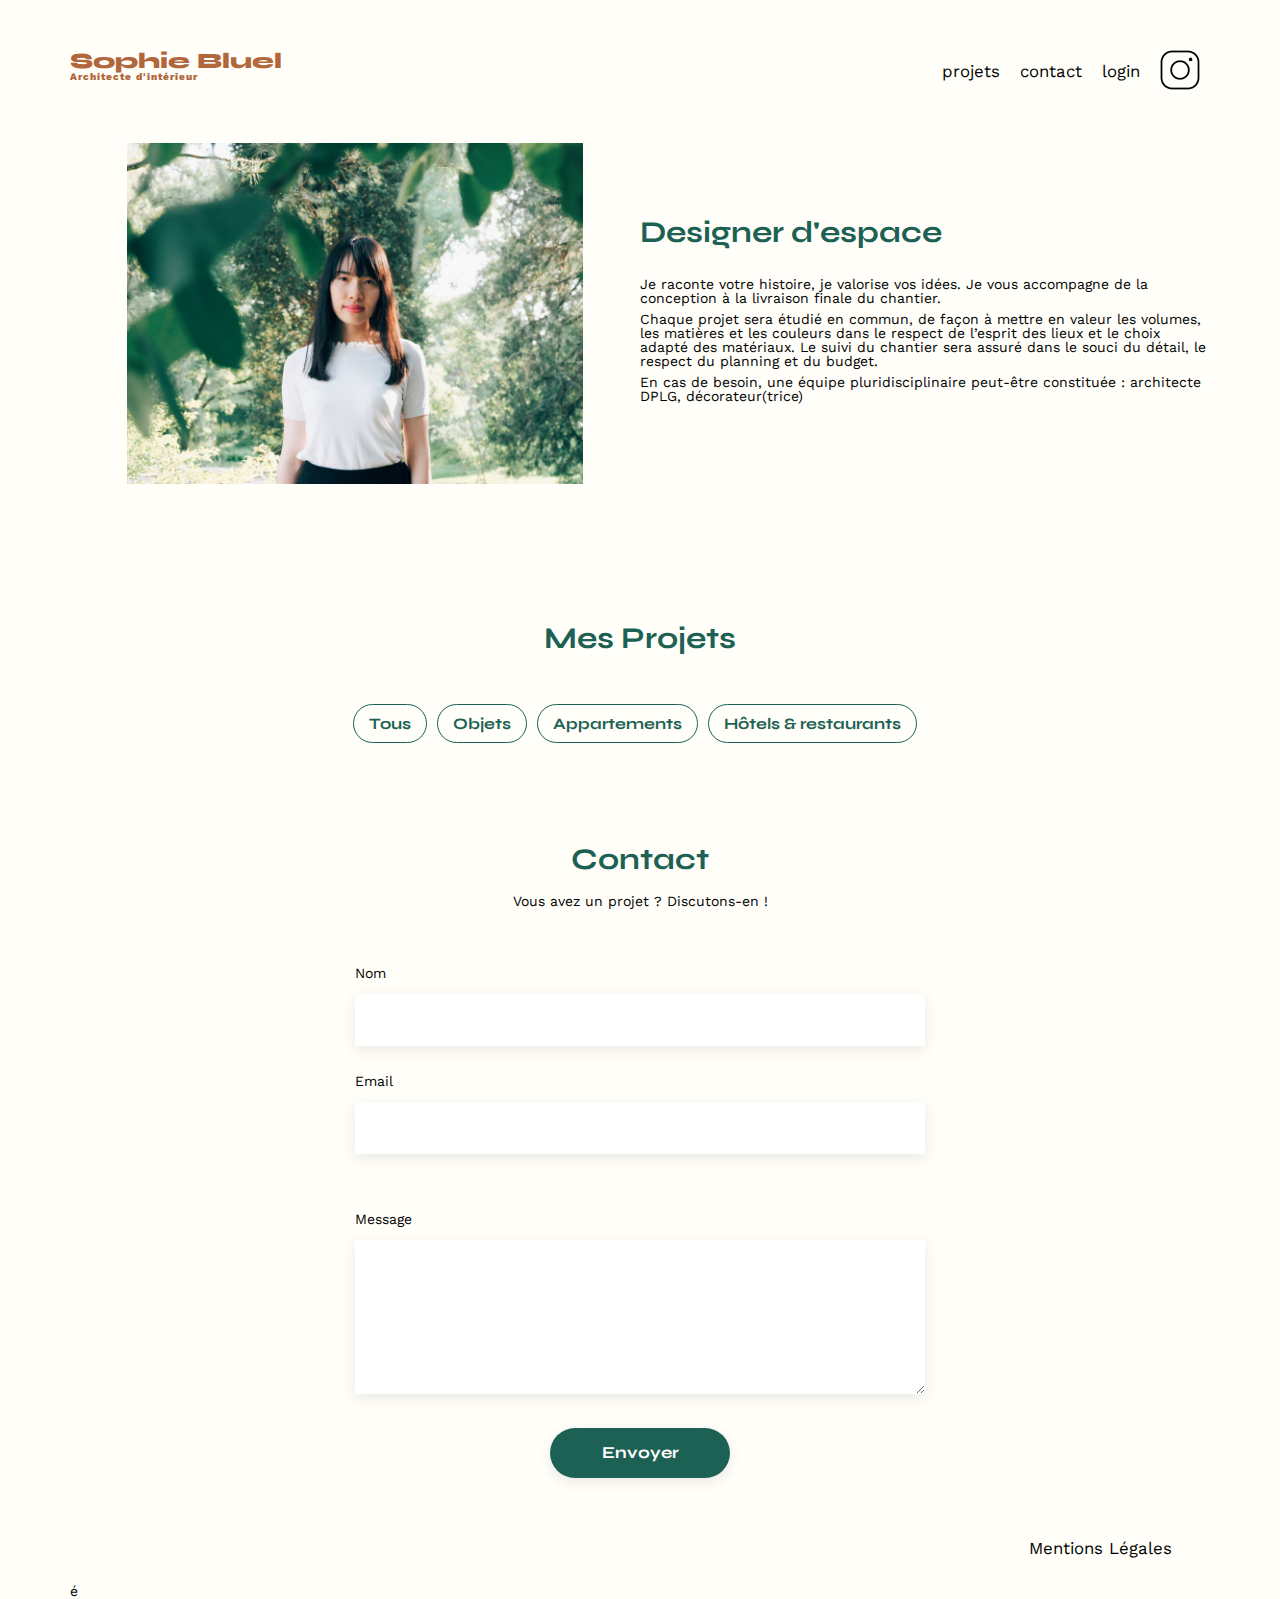
<file: index.html>
<!DOCTYPE html>
<html lang="fr">
  <head>
    <meta charset="UTF-8" />
    <title>Sophie Bluel - Architecte d'intérieur</title>
    <meta name="viewport" content="width=device-width, initial-scale=1.0" />
    <link rel="preconnect" href="https://fonts.googleapis.com" />
    <link rel="preconnect" href="https://fonts.gstatic.com" crossorigin />
    <link
      href="https://fonts.googleapis.com/css2?family=Syne:wght@700;800&family=Work+Sans&display=swap"
      rel="stylesheet"
    />
    <link
      rel="stylesheet"
      href="https://cdnjs.cloudflare.com/ajax/libs/font-awesome/6.2.1/css/all.min.css"
      integrity="sha512-MV7K8+y+gLIBoVD59lQIYicR65iaqukzvf/nwasF0nqhPay5w/9lJmVM2hMDcnK1OnMGCdVK+iQrJ7lzPJQd1w=="
      crossorigin="anonymous"
      referrerpolicy="no-referrer"
    />
    <meta name="description" content="" />
    <link rel="stylesheet" href="./assets/style.css" />
    <script src="./scripts/global.js" defer></script>
    <script src="./scripts/homePage.js" defer></script>
    <script src="./scripts/modalDeleteProject.js" defer></script>
    <script src="./scripts/modalAddProject.js" defer></script>
  </head>
  <body>
    <!----------Black-bar---------->
    <div class="black-bar" id="black-bar">
      <a href="#">
        <i class="fa-regular fa-pen-to-square"></i>
        <p>Mode édition</p></a
      >
    </div>
    <header>
      <h1>Sophie Bluel <span>Architecte d'intérieur</span></h1>
      <nav>
        <ul>
          <li><a href="#projets" class="nav-button">projets</a></li>
          <li><a href="#contact" class="nav-button">contact</a></li>
          <li id="login-button">
            <a href="login.html" class="nav-button">login</a>
          </li>
          <li id="logout-button"><a href="#" class="nav-button">logout</a></li>
          <li><img src="./assets/icons/instagram.png" alt="Instagram" /></li>
        </ul>
      </nav>
    </header>
    <main>
      <section id="introduction">
        <figure>
          <img src="./assets/images/sophie-bluel.png" alt="" />
        </figure>
        <article>
          <h2>Designer d'espace</h2>
          <p>
            Je raconte votre histoire, je valorise vos idées. Je vous accompagne
            de la conception à la livraison finale du chantier.
          </p>
          <p>
            Chaque projet sera étudié en commun, de façon à mettre en valeur les
            volumes, les matières et les couleurs dans le respect de l’esprit
            des lieux et le choix adapté des matériaux. Le suivi du chantier
            sera assuré dans le souci du détail, le respect du planning et du
            budget.
          </p>
          <p>
            En cas de besoin, une équipe pluridisciplinaire peut-être constituée
            : architecte DPLG, décorateur(trice)
          </p>
        </article>
      </section>
      <section id="portfolio">
        <div class="title-modal-wrapper">
          <h2 id="projets">Mes Projets</h2>

          <!----------Bouton ouverture de la modal---------->
          <div class="modal-style" id="js-button-modal">
            <a href="#modal" class="modal-button"
              ><i class="fa-regular fa-pen-to-square"></i>modifier</a
            >
          </div>
        </div>
        <!----------Container des modal---------->
        <aside
          class="modal"
          id="modal"
          aria-hidden="true"
          role="dialog"
          aria-modal="false"
          style="display: none"
        >
          <!----------Modal Delete Project---------->
          <div class="modal-wrapper modal-stop" id="modal-wrapper">
            <button
              data-target="#modal"
              class="button-close-modal-1"
              id="button-close-modal-1"
            >
              <i data-target="#modal" class="fa-solid fa-xmark"></i>
            </button>
            <h3 class="modal-gallery-title">Galerie photo</h3>
            <div class="modal-gallery" id="modal-gallery"></div>
            <button class="filter-button" id="add-project-button">
              Ajouter une photo
            </button>
          </div>
        </aside>

        <!----------Modal Upload Project---------->
        <aside
          class="modal"
          id="modal2"
          aria-hidden="true"
          role="dialog"
          aria-modal="false"
          style="display: none"
        >
          <div class="modal-upload-project" id="modal-upload-project-container">
            <!-- Bouton : <- back -->
            <button class="back-button" id="back-button">
              <i class="fa-solid fa-arrow-left"></i>
            </button>
            <button
              data-target="#modal"
              class="button-close-modal-2"
              id="button-close-modal-2"
            >
              <i data-target="#modal" class="fa-solid fa-xmark"></i>
            </button>
            <h3 class="modal-gallery-title">Ajout Photo</h3>
            <!-- container pour upload une photo -->
            <form id="form-upload" action="" method="POST">
              <div class="drop-project-container" id="drop-project-container">
                <i class="fa-regular fa-image"></i>

                <input
                  type="file"
                  name="project-picture"
                  id="project-picture-input"
                  style="display: none"
                />
                <label
                  for="project-picture-input"
                  class="button-project-file-upload"
                >
                  + Ajouter une photo
                </label>
                <p>jpg,png : 4mo max</p>
              </div>

              <label for="picture-title">Titre</label>
              <input type="text" name="picture-title" id="picture-title" />

              <label for="modal-photo-category">Catégorie</label>
              <select name="modal-photo-category" id="modal-photo-category">
                <option value="-1" selected></option>
              </select>
              <p class="upload-message-error" id="upload-message-error"></p>
              <!-- Bouton Valider, afin d'upload une photo -->
              <div class="confirm-button-container">
                <input
                  id="confirm-button"
                  type="submit"
                  disabled
                  name="submit-button"
                  value="Valider"
                />
              </div>
            </form>
          </div>
        </aside>

        <!----------Boutons filtres---------->
        <div id="filters" class="filters">
          <button class="filter-button" id="filter-tous">Tous</button>
          <button class="filter-button" id="filter-objets">Objets</button>
          <button class="filter-button" id="filter-appartements">
            Appartements
          </button>
          <button class="filter-button" id="filter-hotel">
            Hôtels & restaurants
          </button>
        </div>

        <div class="gallery">
          <!----------supression des balises figure afin qu'elles soient déployées en JS---------->
        </div>
      </section>
      <section id="contact">
        <h2 id="contact">Contact</h2>
        <p>Vous avez un projet ? Discutons-en !</p>
        <form action="#" method="post">
          <label for="name">Nom</label>
          <input type="text" name="name" id="name" autocomplete="on" />
          <label for="email">Email</label>
          <input type="email" name="email" id="email" autocomplete="on" />
          <label for="message">Message</label>
          <textarea name="message" id="message" cols="30" rows="10"></textarea>
          <input type="submit" value="Envoyer" />
        </form>
      </section>
    </main>

    <footer>
      <nav>
        <ul>
          <li>Mentions Légales</li>
        </ul>
      </nav>
    </footer>
  </body>
</html>
é
</file>
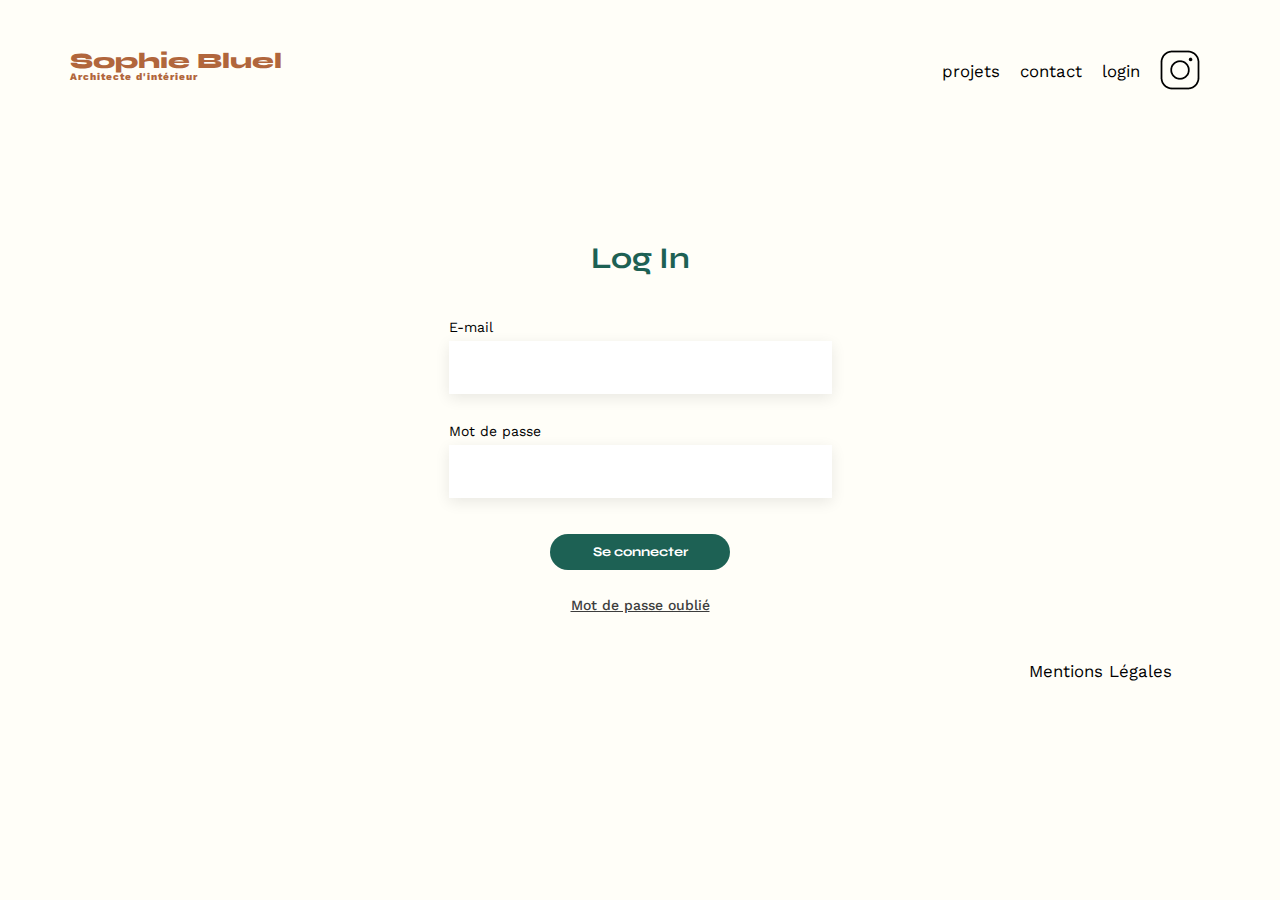
<file: login.html>
<!DOCTYPE html>
<html lang="fr">
  <head>
    <meta charset="UTF-8" />
    <title>Sophie Bluel - Architecte d'intérieur</title>
    <meta name="viewport" content="width=device-width, initial-scale=1.0" />
    <link rel="preconnect" href="https://fonts.googleapis.com" />
    <link rel="preconnect" href="https://fonts.gstatic.com" crossorigin />
    <link
      href="https://fonts.googleapis.com/css2?family=Syne:wght@700;800&family=Work+Sans&display=swap"
      rel="stylesheet"
    />
    <meta name="description" content="" />
    <link rel="stylesheet" href="./assets/style.css" />
    <script src="./scripts/login.js" defer></script>
    
  </head>
  <body>
    <header>
      <a href="./index.html" class="logo"
        ><h1>Sophie Bluel <span>Architecte d'intérieur</span></h1></a
      >
      <nav>
        <ul>
          <li><a href="#projets" class="nav-button">projets</a></li>
          <li><a href="#contact" class="nav-button">contact</a></li>
          <li id="login-buttom"><a href="login.html"  class="nav-button">login</a></li>
                  </li>
        
          <li><img src="./assets/icons/instagram.png" alt="Instagram" /></li>
        </ul>
      </nav>
    </header>
    <main>
      <!----------Login---------->
      <section class="login-menu">
        <h2>Log In</h2>
        <form id="form-login" method="post">
          <p id="error-message"></p>
          <label for="email">E-mail</label>
          <input id="email" type="email" name="email" required />
          <label for="password">Mot de passe</label>
          <input id="password" type="password" name="password" required />
          <input type="submit" name="submit-login" value="Se connecter" />
        </form>

        <a href="#" class="forgot-password">Mot de passe oublié</a>
      </section>
    </main>
    <footer>
      <nav>
        <ul>
          <li>Mentions Légales</li>
        </ul>
      </nav>
    </footer>
  </body>
</html>
</file>
<file: assets/style.css>
/* http://meyerweb.com/eric/tools/css/reset/
   v2.0 | 20110126
   License: none (public domain)
*/

html,
body,
div,
span,
applet,
object,
iframe,
h1,
h2,
h3,
h4,
h5,
h6,
p,
blockquote,
pre,
a,
abbr,
acronym,
address,
big,
cite,
code,
del,
dfn,
em,
img,
ins,
kbd,
q,
s,
samp,
small,
strike,
strong,
sub,
sup,
tt,
var,
b,
u,
i,
center,
dl,
dt,
dd,
ol,
ul,
li,
fieldset,
form,
label,
legend,
table,
caption,
tbody,
tfoot,
thead,
tr,
th,
td,
article,
aside,
canvas,
details,
embed,
figure,
figcaption,
footer,
header,
hgroup,
menu,
nav,
output,
ruby,
section,
summary,
time,
mark,
audio,
video {
  margin: 0;
  padding: 0;
  border: 0;
  font-size: 100%;
  font: inherit;
  vertical-align: baseline;
}
/* HTML5 display-role reset for older browsers */
article,
aside,
details,
figcaption,
figure,
footer,
header,
hgroup,
menu,
nav,
section {
  display: block;
}
body {
  line-height: 1;
  background-color: #fffef8;
}
ol,
ul {
  list-style: none;
}
blockquote,
q {
  quotes: none;
}
blockquote:before,
blockquote:after,
q:before,
q:after {
  content: "";
  content: none;
}
table {
  border-collapse: collapse;
  border-spacing: 0;
}
/** end reset css**/
body {
  max-width: 1140px;
  margin: auto;
  font-family: "Work Sans";
  font-size: 14px;
}
header {
  display: flex;
  justify-content: space-between;
  margin: 50px 0;
}
section {
  margin: 50px 0;
}

h1 {
  display: flex;
  flex-direction: column;
  font-family: "Syne";
  font-size: 22px;
  font-weight: 800;
  color: #b1663c;
}

h1 > span {
  font-family: "Work Sans";
  font-size: 10px;
  letter-spacing: 0.1em;
}

a {
  text-decoration: none;
}

h2 {
  font-family: "Syne";
  font-weight: 700;
  font-size: 30px;
  color: #1d6154;
}
nav ul {
  display: flex;
  align-items: center;
  list-style-type: none;
}
nav li {
  padding: 0 10px;
  font-size: 1.2em;
}

li:hover {
  color: #b1663c;
}
#introduction {
  display: flex;
  align-items: center;
}
#introduction figure {
  flex: 1;
}
#introduction img {
  display: block;
  margin: auto;
  width: 80%;
}

#introduction article {
  flex: 1;
}
#introduction h2 {
  margin-bottom: 1em;
}

#introduction p {
  margin-bottom: 0.5em;
}
#portfolio h2 {
  text-align: center;
  margin-bottom: 1em;
}
.gallery {
  width: 100%;
  display: grid;
  grid-template-columns: 1fr 1fr 1fr;
  grid-column-gap: 20px;
  grid-row-gap: 20px;
}

.gallery img {
  width: 100%;
}
#contact {
  width: 50%;
  margin: auto;
}
#contact > * {
  text-align: center;
}
#contact h2 {
  margin-bottom: 20px;
}
#contact form {
  text-align: left;
  margin-top: 30px;
  display: flex;
  flex-direction: column;
}

#contact input {
  height: 50px;
  font-size: 1.2em;
  border: none;
  box-shadow: 0px 4px 14px rgba(0, 0, 0, 0.09);
}
#contact label {
  margin: 2em 0 1em 0;
}
#contact textarea {
  border: none;
  box-shadow: 0px 4px 14px rgba(0, 0, 0, 0.09);
}

input[type="submit"] {
  font-family: "Syne";
  font-weight: 700;
  color: white;
  background-color: #1d6154;
  margin: 2em auto;
  width: 180px;
  height: 36px;
  text-align: center;
  border-radius: 60px;
  border: none;
  cursor: pointer;
}

input[type="submit"]:hover {
  background-color: #0e2f28;
}

input[type="submit"]:disabled {
  background-color: #a7a7a7;
}

footer nav ul {
  display: flex;
  justify-content: flex-end;
  margin: 2em;
}

/*----- filtres -----*/

.filters {
  display: flex;
  justify-content: center;
}

.filter-button {
  font-family: syne;
  padding: 9px 15px;
  margin: 21px 10px 51px 0px;
  border: 1px solid #1d6154;
  border-radius: 25px;
  color: #1d6154;
  background-color: #fffef8;
  font-size: 16px;
  font-weight: 700;
  cursor: pointer;
}

.filter-button:hover {
  color: #fffef8;
  background-color: #1d6154;
}

.nav-button {
  text-decoration: none;
  color: black;
}

a:hover {
  color: #b1663c;
}

/*----- Log In -----*/
.login-menu {
  width: 100%;
  display: flex;
  flex-direction: column;
  align-items: center;
  justify-content: center;
  margin-top: 150px;
}

.login-menu h2 {
  margin-bottom: 37px;
}

#form-login {
  display: flex;
  flex-direction: column;
}

#form-login #email,
#password {
  height: 51px;
  width: 379px;
  border: none;
  box-shadow: 0px 4px 14px rgba(0, 0, 0, 0.09);
}

#form-login label {
  margin-bottom: 7px;
}

#email {
  margin-bottom: 30px;
}

#password {
  margin-bottom: 10px;
}

.forgot-password {
  color: #3d3d3d;
  font-family: Work Sans;
  font-size: 14px;
  font-style: normal;
  font-weight: 500;
  line-height: normal;
  text-decoration-line: underline;
}

#error-message {
  color: red;
  margin-bottom: 10px;
}

/*----- Barre noir mode édition -----*/
.black-bar {
  display: flex;
  align-items: center;
  justify-content: center;
  width: 100vw;
  height: 59px;
  background-color: black;
  margin-left: calc(-1 * ((100vw - 100%) / 2));
}

.black-bar a {
  display: flex;
}

.black-bar p {
  font-size: 16px;
}

.fa-regular {
  padding-right: 12px;
  font-size: 14px;
}

.black-bar .fa-regular,
.black-bar a {
  color: white;
}

.black-bar:hover .fa-regular,
.black-bar:hover a {
  color: #b1663c;
}

/*----- Modale button -----*/
.title-modal-wrapper {
  display: flex;
  justify-content: center;
  align-items: center;
  margin-top: 139px;
}

#projets {
  margin: 0;
}

.modal-style {
  margin-left: 31px;
  margin-top: -35px;
}

.modal-style .fa-regular,
.modal-style a {
  color: black;
}
.modal-style:hover .fa-regular,
.modal-style:hover a {
  color: #b1663c;
}

/*----- Modale -----*/
.modal {
  display: flex;
  position: fixed;
  align-items: center;
  justify-content: center;
  top: 0;
  left: 0;
  width: 100%;
  height: 100%;
  background: rgba(0, 0, 0, 0.8);
}
/*----- Modale écran pour supprimer projet -----*/
.modal-wrapper {
  display: flex;
  flex-direction: column;
  align-items: center;
  text-align: center;
  position: relative;
  padding: 20px;
  width: 630px;
  height: auto;
  max-width: calc(100vh - 20px);
  max-height: calc(100vh - 20px);
  background-color: #fff;
  border-radius: 10px;
}

.modal-gallery-title {
  display: flex;
  justify-content: center;
  font-size: 26px;
  margin-top: 30px;
  margin-bottom: 46px;
}

.modal-image {
  width: 78.12px;
  height: 104.08px;
}

.button-close-modal-1,
.button-close-modal-2 {
  position: absolute;
  top: 20px;
  right: 20px;
  font-size: 22px;
  cursor: pointer;
  background: none;
  border: none;
  padding: 10;
}

.modal-gallery {
  display: grid;
  position: relative;
  grid-template-columns: repeat(5, 1fr);
  grid-template-rows: repeat(3, auto);
  grid-row-gap: 29px;
  grid-column-gap: 9px;
  margin: 0px 80px 0px 80px;
  padding-bottom: 38px;
  border-bottom: solid 1px #b3b3b3;
}

.modal-wrapper .filter-button {
  margin-top: 38px;
  margin-bottom: 25px;
}

.modal-gallery figure {
  position: relative;
}

.modal-gallery figure i {
  position: absolute;
  color: white;
  top: 5px;
  right: 3px;
  width: 15px;
  height: 15px;
  cursor: pointer;
  padding: 3px 4px;
  background-color: black;
  border-radius: 2px;
}

#error-modal-message {
  color: red;
  margin-bottom: 10px;
}

/*----- Modale écran pour ajouter projet -----*/
.modal-upload-project {
  display: flex;
  flex-direction: column;
  align-items: center;
  text-align: center;
  position: relative;
  padding: 20px;
  width: 630px;
  height: auto;
  max-width: calc(100vh - 20px);
  max-height: calc(100vh - 20px);
  background-color: #fff;
  border-radius: 10px;
}

.back-button {
  position: absolute;
  top: 20px;
  left: 20px;
  font-size: 22px;
  cursor: pointer;
  background: none;
  border: none;
  padding: 10;
}

.modal-upload-project h3 {
  margin-bottom: 36px;
}

.drop-project-container {
  display: flex;
  flex-direction: column;
  align-items: center;
  text-align: center;
  position: relative;
  background-color: #e8f1f6;
  border-radius: 3px;
  width: 420px;
  height: 169px;
  margin-bottom: 30px;
}

.drop-project-container p {
  font-size: 10px;
  color: #444444;
}

.fa-image {
  color: #b9c5cc;
  padding-top: 22.5px;
  padding-bottom: 12.8px;
  font-size: 60px;
}

#label-picture {
  background-color: #cbd6dc;
  border-radius: 50px;
  width: 173px;
  height: 36px;
  display: flex;
  align-items: center;
  position: relative;
  cursor: pointer;
}

.button-project-file-upload {
  font-size: 14px;
  font-weight: 500;
  color: #306685;
  background-color: #cbd6dc;
  width: 173px;
  height: 36px;
  display: flex;
  align-items: center;
  justify-content: center;
  border-radius: 50px;
  border: none;
  cursor: pointer;
  margin-bottom: 7px;
}

#form-upload {
  display: flex;
  flex-direction: column;
}
/* sous-titres "titre" et "catégorie" de la modal upload*/
label[for="picture-title"],
label[for="modal-photo-category"] {
  text-align: left;
  font-size: 16px;
  margin-bottom: 10px;
}

/* mise en forme du input titre */
input[name="picture-title"] {
  width: 404px;
  height: 51px;
  border: none;
  box-shadow: 0px 4px 14px 0px #00000017;
  padding-left: 16px;
  margin-bottom: 21px;
}

/* mise en forme du selecteur catégorie */
select[name="modal-photo-category"] {
  width: 420px;
  height: 51px;
  border: none;
  box-shadow: 0px 4px 14px 0px #00000017;
  margin-bottom: 47px;
}

#confirm-button {
  /* background-color: #a7a7a7; */
  margin-top: 32px;
  margin-bottom: 35px;
}

.confirm-button-container {
  border-top: 1px solid #b3b3b3;
}

.upload-message-error {
  color: red;
}
</file>
